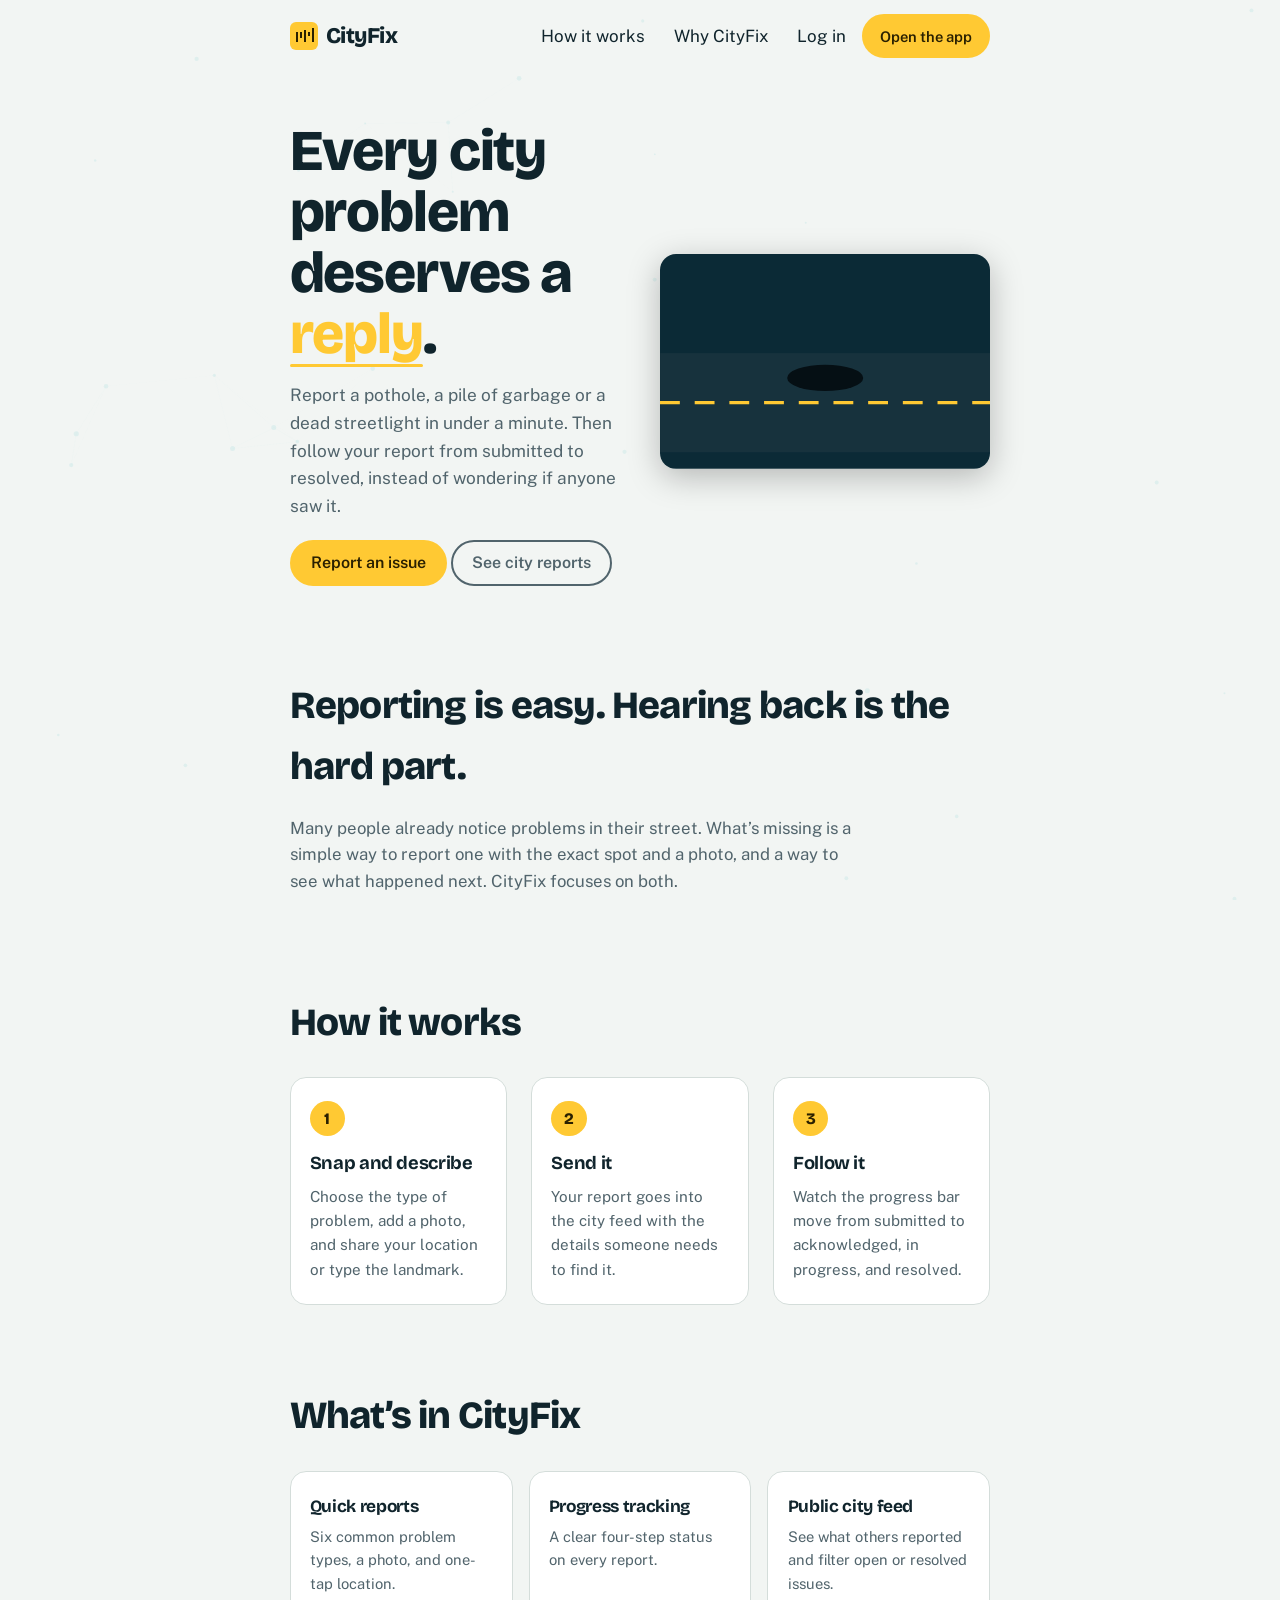
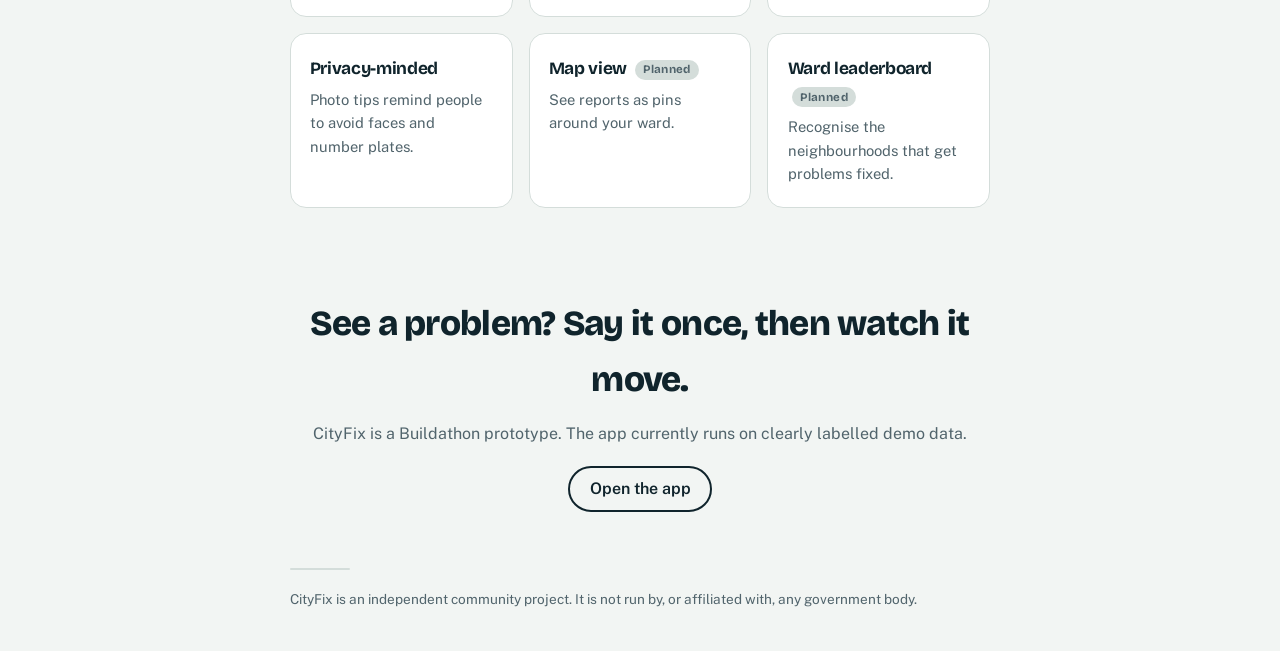
<file: landing.html>
<!doctype html>
<html lang="en">
<head>
<meta charset="utf-8">
<meta name="viewport" content="width=device-width, initial-scale=1, viewport-fit=cover">
<title>CityFix: report city problems and follow them until they’re fixed</title>
<meta name="description" content="CityFix lets citizens report potholes, garbage, broken lights and leaks, then track each report from submitted to resolved.">
<link rel="icon" href="logo.svg">
<link rel="preconnect" href="https://fonts.googleapis.com">
<link rel="stylesheet" href="https://fonts.googleapis.com/css2?family=Bricolage+Grotesque:wght@600;800&family=Public+Sans:wght@400;600&display=swap">
<link rel="stylesheet" href="styles.css">
<link rel="stylesheet" href="landing.css">
<link rel="stylesheet" href="animations.css">
</head>

<body>
<a class="skip" href="#main">Skip to content</a>
<div class="wrap">
<header class="top">
  <a class="brand" href="landing.html"><img src="logo.svg" alt="" width="28" height="28">CityFix</a>
  <nav aria-label="Main"><a href="#how">How it works</a><a href="#why">Why CityFix</a><a href="auth.html">Log in</a><a class="btn btn-primary nav-cta" href="index.html#report">Open the app</a></nav>
</header>
<main id="main" tabindex="-1">
  <section class="lhero">
    <div>
      <h1>Every city problem deserves a <em>reply</em>.</h1>
      <p>Report a pothole, a pile of garbage or a dead streetlight in under a minute. Then follow your report from submitted to resolved, instead of wondering if anyone saw it.</p>
      <p style="margin-top:1.2rem"><a class="btn btn-primary" href="index.html#report">Report an issue</a> <a class="btn" href="index.html#feed">See city reports</a></p>
    </div>
    <svg class="road" viewBox="0 0 400 260" role="img" aria-label="Animation: a pothole on a road is reported, then patched and marked fixed">
      <rect width="400" height="260" fill="#0b2a36"/>
      <rect y="120" width="400" height="120" fill="#17323d"/>
      <path d="M0 180h400" stroke="#ffc933" stroke-width="4" stroke-dasharray="24 18"/>
      <ellipse class="pothole" cx="200" cy="150" rx="46" ry="16" fill="#050f14"/>
      <ellipse class="patch" cx="200" cy="150" rx="46" ry="16" fill="#26444f" stroke="#ffc933" stroke-width="3"/>
      <g class="tag-r"><rect x="132" y="70" width="136" height="30" rx="15" fill="#ffc933"/><text x="200" y="90" text-anchor="middle" fill="#2a2000">Reported by a citizen</text></g>
      <g class="tag-f"><rect x="150" y="70" width="100" height="30" rx="15" fill="#5cc6cb"/><text x="200" y="90" text-anchor="middle" fill="#06282a">Fixed</text></g>
    </svg>
  </section>

  <section class="blk" id="why">
    <h2>Reporting is easy. Hearing back is the hard part.</h2>
    <p>Many people already notice problems in their street. What’s missing is a simple way to report one with the exact spot and a photo, and a way to see what happened next. CityFix focuses on both.</p>
  </section>

  <section class="blk" id="how">
    <h2>How it works</h2>
    <ol class="steps3">
      <li><h3>Snap and describe</h3><p>Choose the type of problem, add a photo, and share your location or type the landmark.</p></li>
      <li><h3>Send it</h3><p>Your report goes into the city feed with the details someone needs to find it.</p></li>
      <li><h3>Follow it</h3><p>Watch the progress bar move from submitted to acknowledged, in progress, and resolved.</p></li>
    </ol>
  </section>

  <section class="blk">
    <h2>What’s in CityFix</h2>
    <div class="feat">
      <div><h3>Quick reports</h3><p>Six common problem types, a photo, and one-tap location.</p></div>
      <div><h3>Progress tracking</h3><p>A clear four-step status on every report.</p></div>
      <div><h3>Public city feed</h3><p>See what others reported and filter open or resolved issues.</p></div>
      <div><h3>Privacy-minded</h3><p>Photo tips remind people to avoid faces and number plates.</p></div>
      <div><h3>Map view <span class="soon">Planned</span></h3><p>See reports as pins around your ward.</p></div>
      <div><h3>Ward leaderboard <span class="soon">Planned</span></h3><p>Recognise the neighbourhoods that get problems fixed.</p></div>
    </div>
  </section>

  <section class="final">
    <h2>See a problem? Say it once, then watch it move.</h2>
    <p>CityFix is a Buildathon prototype. The app currently runs on clearly labelled demo data.</p>
    <a class="btn" href="index.html#report">Open the app</a>
  </section>
</main>
<footer>CityFix is an independent community project. It is not run by, or affiliated with, any government body.</footer>
</div>
<script src="landing.js"></script>
</body>
</html>
</file>
<file: styles.css>
:root{--bg:#f2f5f3;--panel:#fff;--ink:#10242c;--muted:#51646c;--line:#d4ddda;--signal:#ffc933;--signal-ink:#2a2000;--teal:#0e6b6f;--err:#a1221d;--focus:#0b57d0;color-scheme:light;
box-sizing:border-box;padding-top:env(safe-area-inset-top,0px);padding-bottom:env(safe-area-inset-bottom,0px)}
@media (prefers-color-scheme:dark){:root:not([data-theme="light"]){--bg:#0b181e;--panel:#13252d;--ink:#eaf2f3;--muted:#a7b9c0;--line:#2a414b;--teal:#5cc6cb;--err:#ff918a;--focus:#8ab4ff;color-scheme:dark}}
:root[data-theme="dark"]{--bg:#0b181e;--panel:#13252d;--ink:#eaf2f3;--muted:#a7b9c0;--line:#2a414b;--teal:#5cc6cb;--err:#ff918a;--focus:#8ab4ff;color-scheme:dark}
html{scroll-padding-top:1rem}
*{box-sizing:border-box}
body{margin:0;background:var(--bg);color:var(--ink);font:17px/1.6 "Public Sans",system-ui,-apple-system,"Segoe UI",sans-serif}
h1,h2,h3,.brand{font-family:"Bricolage Grotesque","Segoe UI",system-ui,sans-serif;letter-spacing:-.02em}
.wrap{max-width:46rem;margin:0 auto;padding:0 1.1rem}
.skip{position:absolute;left:-999px;background:var(--signal);color:var(--signal-ink);padding:.6rem 1rem;z-index:20}.skip:focus{left:0}
header.top{display:flex;align-items:center;justify-content:space-between;gap:.8rem;flex-wrap:wrap;padding-top:.9rem;padding-bottom:.9rem}
.brand{font-weight:800;font-size:1.4rem;color:var(--ink);text-decoration:none;display:flex;align-items:center;gap:.5rem}
.brand i{width:1.5rem;height:1.5rem;border-radius:.4rem;background:var(--signal);display:inline-block;position:relative}
.brand i::after{content:"";position:absolute;left:50%;top:15%;bottom:15%;width:3px;transform:translateX(-50%);background:repeating-linear-gradient(var(--signal-ink) 0 4px,transparent 4px 8px)}
nav{display:flex;gap:.2rem;flex-wrap:wrap}
nav a{color:var(--ink);text-decoration:none;padding:.45rem .8rem;min-height:44px;display:inline-flex;align-items:center;border-radius:99px;transition:background .2s}
nav a:hover{background:var(--line)}
nav a[aria-current=page]{background:var(--signal);color:var(--signal-ink);font-weight:600}
a:focus-visible,button:focus-visible,input:focus-visible,select:focus-visible,textarea:focus-visible{outline:3px solid var(--focus);outline-offset:2px}
.banner{margin:0 0 1rem;padding:.55rem .9rem;background:var(--panel);border-left:4px solid var(--teal);border-radius:.3rem;font-size:.9rem;color:var(--muted)}

/* hero */
.hero{position:relative;overflow:hidden;border-radius:1.2rem;background:linear-gradient(180deg,#0b2a36 0%,#134555 70%,#1c5e6a 100%);color:#fff;padding:2.2rem 1.4rem 11rem;margin-bottom:1.5rem}
.hero h1{font-size:clamp(2.2rem,8vw,3.5rem);line-height:1.04;margin:0 0 .9rem;font-weight:800;position:relative;z-index:2}
.hero h1 span{display:block;opacity:0;transform:translateY(24px);animation:rise .7s cubic-bezier(.2,.8,.2,1) forwards}
.hero h1 span:nth-child(2){animation-delay:.18s}.hero h1 span:nth-child(3){animation-delay:.36s;color:var(--signal)}
.hero p{max-width:30rem;color:#d3e6ea;position:relative;z-index:2;opacity:0;animation:rise .7s .55s forwards}
.hero .cta{position:relative;z-index:2;display:flex;gap:.6rem;flex-wrap:wrap;margin-top:1.2rem;opacity:0;animation:rise .7s .7s forwards}
@keyframes rise{to{opacity:1;transform:none}}
.sky{position:absolute;inset:auto 0 0 0;width:100%;height:11rem;z-index:1}
.win{fill:#ffd978;opacity:.15;animation:tw 4s ease-in-out infinite}
.win:nth-of-type(3n){animation-delay:.9s}.win:nth-of-type(3n+1){animation-delay:2.1s}.win:nth-of-type(5n){animation-duration:6s}
@keyframes tw{0%,100%{opacity:.12}50%{opacity:.95}}
.lamp-glow{fill:#ffd978;opacity:0;animation:lamp 1.4s 1.2s steps(1,end) forwards,pulse 3.2s 3s ease-in-out infinite}
@keyframes lamp{0%{opacity:0}20%{opacity:.5}30%{opacity:0}45%{opacity:.6}55%{opacity:.1}100%{opacity:.55}}
@keyframes pulse{0%,100%{opacity:.5}50%{opacity:.75}}
.cloud{fill:#fff;opacity:.08;animation:drift 38s linear infinite}
@keyframes drift{from{transform:translateX(-120px)}to{transform:translateX(900px)}}
.car{animation:drive 14s linear infinite}
@keyframes drive{from{transform:translateX(-80px)}to{transform:translateX(780px)}}

/* buttons / forms */
.btn{display:inline-flex;align-items:center;justify-content:center;gap:.5rem;min-height:46px;padding:.5rem 1.2rem;border:2px solid currentColor;border-radius:99px;background:transparent;color:inherit;font:600 1rem "Public Sans",system-ui,sans-serif;cursor:pointer;text-decoration:none;transition:transform .15s,background .2s,box-shadow .2s}
.btn:hover{transform:translateY(-2px)}.btn:active{transform:translateY(0) scale(.98)}
.btn-primary{background:var(--signal);border-color:var(--signal);color:var(--signal-ink)}
.btn-primary:hover{box-shadow:0 6px 18px rgba(255,201,51,.35)}
.btn:disabled{opacity:.65;cursor:progress;transform:none}
.page h2{font-size:1.8rem;margin:.2rem 0 .3rem}
.lede{color:var(--muted);margin:0 0 1rem}
form{display:grid;gap:.35rem}
label{font-weight:600;margin-top:.8rem}
.opt,.hint{font-weight:400;color:var(--muted);font-size:.9rem}
input,select,textarea{width:100%;min-height:46px;padding:.6rem .8rem;border:2px solid var(--line);border-radius:.7rem;background:var(--panel);color:var(--ink);font:inherit;transition:border-color .2s,box-shadow .2s}
input:hover,select:hover,textarea:hover{border-color:var(--muted)}
input:focus,select:focus,textarea:focus{border-color:var(--teal)}
[aria-invalid=true]{border-color:var(--err)!important;animation:shake .35s}
@keyframes shake{25%{transform:translateX(-5px)}75%{transform:translateX(5px)}}
.err{color:var(--err);font-weight:600;margin:0}
.preview{max-width:100%;max-height:200px;border-radius:.7rem;margin-top:.4rem;animation:pop .3s}
@keyframes pop{from{opacity:0;transform:scale(.96)}}
form .btn-primary{margin-top:1.2rem;justify-self:start}
.spin{width:1.1rem;height:1.1rem;border:3px solid rgba(0,0,0,.2);border-top-color:var(--signal-ink);border-radius:50%;animation:rot .7s linear infinite}
@keyframes rot{to{transform:rotate(360deg)}}

/* success */
.success{text-align:center;padding:2rem 1rem;background:var(--panel);border-radius:1.2rem;border:1px solid var(--line)}
.check{width:5rem;height:5rem}
.check circle{fill:none;stroke:var(--signal);stroke-width:5;stroke-dasharray:176;stroke-dashoffset:176;animation:draw .6s forwards}
.check path{fill:none;stroke:var(--teal);stroke-width:6;stroke-linecap:round;stroke-linejoin:round;stroke-dasharray:50;stroke-dashoffset:50;animation:draw .4s .5s forwards}
@keyframes draw{to{stroke-dashoffset:0}}

/* list */
.chips{display:flex;gap:.4rem;flex-wrap:wrap;margin:.6rem 0 1rem}
.chip{min-height:40px;padding:.3rem .9rem;border-radius:99px;border:2px solid var(--line);background:var(--panel);color:var(--ink);font:600 .92rem "Public Sans",system-ui,sans-serif;cursor:pointer;transition:background .2s,border-color .2s}
.chip[aria-pressed=true]{background:var(--ink);color:var(--bg);border-color:var(--ink)}
ul.list{list-style:none;margin:0;padding:0;display:grid;gap:.9rem}
.card{background:var(--panel);border:1px solid var(--line);border-radius:1rem;padding:1rem 1.1rem;animation:in .5s cubic-bezier(.2,.8,.2,1) backwards;animation-delay:calc(var(--i)*70ms);transition:transform .2s,box-shadow .2s}
.card:hover{transform:translateY(-3px);box-shadow:0 10px 24px rgba(0,0,0,.12)}
@keyframes in{from{opacity:0;transform:translateY(16px)}}
.card h3{margin:0;font-size:1.1rem}.card p{margin:.3rem 0}
.head{display:flex;justify-content:space-between;gap:.7rem;align-items:flex-start}
.meta{color:var(--muted);font-size:.9rem}
.badge{white-space:nowrap;font-size:.8rem;font-weight:700;padding:.1rem .6rem;border-radius:99px;border:2px solid var(--muted);color:var(--ink)}
.badge.in_progress{background:var(--signal);border-color:var(--signal);color:var(--signal-ink)}
.badge.resolved{background:var(--teal);border-color:var(--teal);color:#fff}
@media (prefers-color-scheme:dark){:root:not([data-theme="light"]) .badge.resolved{color:#06282a}}
.steps{list-style:none;display:grid;grid-template-columns:repeat(4,1fr);gap:.3rem;padding:0;margin:.8rem 0 0;font-size:.74rem;color:var(--muted)}
.steps li{padding-top:.3rem;position:relative}
.steps li::before{content:"";position:absolute;left:0;right:0;top:0;height:5px;border-radius:3px;background:var(--line)}
.steps li::after{content:"";position:absolute;left:0;top:0;height:5px;border-radius:3px;background:var(--teal);width:0;transition:width .6s ease;transition-delay:calc(var(--k)*160ms + 250ms)}
.steps li.on::after{width:100%}.steps li.on{color:var(--ink);font-weight:600}
.demo{font-size:.78rem;color:var(--muted)}
.state{padding:1.4rem;background:var(--panel);border:1px dashed var(--line);border-radius:1rem;text-align:center}
.state.bad{border:2px solid var(--err);border-style:solid}
.skel{height:7rem;border-radius:1rem;background:linear-gradient(90deg,var(--line) 25%,var(--panel) 50%,var(--line) 75%);background-size:200% 100%;animation:sh 1.2s linear infinite;margin-bottom:.9rem}
@keyframes sh{to{background-position:-200% 0}}
footer{padding-top:1.5rem;padding-bottom:2.5rem;color:var(--muted);font-size:.85rem}
@media (prefers-reduced-motion:reduce){*,*::before,*::after{animation-duration:.001ms!important;animation-iteration-count:1!important;animation-delay:0s!important;transition:none!important}.hero h1 span,.hero p,.hero .cta{opacity:1;transform:none}.win{opacity:.6}.lamp-glow{opacity:.55}}
.authslot{display:flex;align-items:center;gap:.5rem}
.authslot .who{font-weight:600;font-size:.95rem}
.authslot .lo{min-height:40px;padding:.2rem .9rem;font-size:.92rem}
</file>
<file: landing.css>
/* ===== LANDING PAGE – CityFix ===== */

/* ---------- Hero Section ---------- */
.lhero {
  display: grid;
  gap: 2rem;
  align-items: center;
  padding: 3rem 0 2rem;
}
@media (min-width: 780px) {
  .lhero { grid-template-columns: 1fr 1fr; gap: 2.5rem; }
}

.lhero h1 {
  font-size: clamp(2.4rem, 7vw, 3.6rem);
  line-height: 1.06;
  margin: 0 0 .9rem;
  font-weight: 800;
  opacity: 0;
  transform: translateY(28px);
  animation: landRise .8s cubic-bezier(.22, .8, .22, 1) forwards;
}
.lhero h1 em {
  font-style: normal;
  color: var(--signal);
  position: relative;
}
.lhero h1 em::after {
  content: "";
  position: absolute;
  left: 0;
  bottom: .04em;
  width: 100%;
  height: 3px;
  background: var(--signal);
  border-radius: 2px;
  transform: scaleX(0);
  transform-origin: left;
  animation: underline-in .6s .9s cubic-bezier(.22, .8, .22, 1) forwards;
}
@keyframes underline-in { to { transform: scaleX(1); } }

.lhero > div > p {
  color: var(--muted);
  max-width: 30rem;
  font-size: 1.08rem;
  opacity: 0;
  transform: translateY(20px);
  animation: landRise .7s .25s cubic-bezier(.22, .8, .22, 1) forwards;
}
.lhero > div > p:last-of-type {
  animation-delay: .4s;
}
@keyframes landRise { to { opacity: 1; transform: none; } }

/* Road SVG Animation */
.road {
  width: 100%;
  max-width: 400px;
  justify-self: center;
  border-radius: 1rem;
  overflow: hidden;
  opacity: 0;
  transform: scale(.96);
  animation: landRise .7s .5s cubic-bezier(.22, .8, .22, 1) forwards;
  box-shadow: 0 8px 32px rgba(0, 0, 0, .25);
}

/* Pothole animation sequence */
.road .pothole { opacity: 1; animation: potholePulse 8s ease-in-out infinite; }
.road .patch   { opacity: 0; animation: patchIn 8s 0s ease-in-out infinite; }
.road .tag-r   { opacity: 0; animation: tagReport 8s 0s ease-in-out infinite; }
.road .tag-f   { opacity: 0; animation: tagFixed  8s 0s ease-in-out infinite; }

@keyframes potholePulse {
  0%, 20%   { opacity: 1; }
  50%, 70%  { opacity: .3; }
  80%, 100% { opacity: 1; }
}
@keyframes patchIn {
  0%, 30%   { opacity: 0; transform: scale(.8); }
  45%, 70%  { opacity: 1; transform: scale(1); }
  85%, 100% { opacity: 0; transform: scale(.8); }
}
@keyframes tagReport {
  0%, 5%    { opacity: 0; transform: translateY(8px); }
  12%, 32%  { opacity: 1; transform: translateY(0); }
  38%, 100% { opacity: 0; transform: translateY(-6px); }
}
@keyframes tagFixed {
  0%, 42%   { opacity: 0; transform: translateY(8px); }
  50%, 72%  { opacity: 1; transform: translateY(0); }
  80%, 100% { opacity: 0; transform: translateY(-6px); }
}

/* ---------- Scroll Reveal ---------- */
.blk, .final {
  opacity: 0;
  transform: translateY(32px);
  transition: opacity .7s cubic-bezier(.22, .8, .22, 1),
              transform .7s cubic-bezier(.22, .8, .22, 1);
}
.blk.visible, .final.visible {
  opacity: 1;
  transform: none;
}

/* ---------- Sections ---------- */
.blk {
  padding: 2.5rem 0;
}
.blk h2 {
  font-size: clamp(1.8rem, 5vw, 2.4rem);
  margin: 0 0 .8rem;
  font-weight: 800;
}
.blk p {
  color: var(--muted);
  max-width: 36rem;
  font-size: 1.05rem;
}

/* How it works – steps */
.steps3 {
  list-style: none;
  padding: 0;
  margin: 1.5rem 0 0;
  display: grid;
  gap: 1.2rem;
  counter-reset: step;
}
@media (min-width: 640px) {
  .steps3 { grid-template-columns: repeat(3, 1fr); gap: 1.5rem; }
}
.steps3 li {
  counter-increment: step;
  background: var(--panel);
  border: 1px solid var(--line);
  border-radius: 1rem;
  padding: 1.4rem 1.2rem;
  position: relative;
  transition: transform .3s cubic-bezier(.22, .8, .22, 1),
              box-shadow .3s cubic-bezier(.22, .8, .22, 1),
              border-color .3s;
}
.steps3 li:hover {
  transform: translateY(-4px);
  box-shadow: 0 12px 32px rgba(0, 0, 0, .12);
  border-color: var(--signal);
}
.steps3 li::before {
  content: counter(step);
  display: flex;
  align-items: center;
  justify-content: center;
  width: 2.2rem;
  height: 2.2rem;
  border-radius: 50%;
  background: var(--signal);
  color: var(--signal-ink);
  font-weight: 800;
  font-size: 1rem;
  margin-bottom: .8rem;
  font-family: "Bricolage Grotesque", system-ui, sans-serif;
}
.steps3 h3 { margin: 0 0 .4rem; font-size: 1.15rem; }
.steps3 p  { margin: 0; color: var(--muted); font-size: .95rem; }

/* Features grid */
.feat {
  display: grid;
  gap: 1rem;
  margin-top: 1.5rem;
}
@media (min-width: 640px) {
  .feat { grid-template-columns: repeat(2, 1fr); }
}
@media (min-width: 900px) {
  .feat { grid-template-columns: repeat(3, 1fr); }
}
.feat > div {
  background: var(--panel);
  border: 1px solid var(--line);
  border-radius: 1rem;
  padding: 1.3rem 1.2rem;
  position: relative;
  overflow: hidden;
  transition: transform .3s cubic-bezier(.22, .8, .22, 1),
              box-shadow .3s cubic-bezier(.22, .8, .22, 1),
              border-color .3s;
}
.feat > div:hover {
  transform: translateY(-4px);
  box-shadow: 0 12px 32px rgba(0, 0, 0, .12);
  border-color: var(--teal);
}
.feat > div::before {
  content: "";
  position: absolute;
  top: 0;
  left: 0;
  right: 0;
  height: 3px;
  background: linear-gradient(90deg, var(--teal), var(--signal));
  transform: scaleX(0);
  transform-origin: left;
  transition: transform .4s cubic-bezier(.22, .8, .22, 1);
}
.feat > div:hover::before { transform: scaleX(1); }

.feat h3 { margin: 0 0 .3rem; font-size: 1.08rem; }
.feat p  { margin: 0; color: var(--muted); font-size: .92rem; }
.soon {
  display: inline-block;
  font-size: .72rem;
  font-weight: 700;
  padding: .05rem .5rem;
  border-radius: 99px;
  background: var(--line);
  color: var(--muted);
  vertical-align: middle;
  margin-left: .3rem;
  letter-spacing: .03em;
}

/* Final CTA */
.final {
  text-align: center;
  padding: 3rem 0 2rem;
}
.final h2 {
  font-size: clamp(1.6rem, 5vw, 2.2rem);
  margin: 0 0 .8rem;
  font-weight: 800;
}
.final p {
  color: var(--muted);
  margin: 0 0 1.2rem;
  font-size: 1rem;
}

/* ---------- Floating Particles / Network Nodes ---------- */
.particles-canvas {
  position: fixed;
  top: 0;
  left: 0;
  width: 100%;
  height: 100%;
  pointer-events: none;
  z-index: 0;
  opacity: .35;
}
.wrap { position: relative; z-index: 1; }

/* Landing nav CTA */
.nav-cta {
  font-size: .92rem !important;
  padding: .35rem 1rem !important;
  min-height: 40px !important;
}

/* ---------- Reduced Motion ---------- */
@media (prefers-reduced-motion: reduce) {
  .lhero h1,
  .lhero > div > p,
  .road,
  .blk,
  .final {
    opacity: 1;
    transform: none;
    animation: none;
    transition: none;
  }
  .lhero h1 em::after { transform: scaleX(1); animation: none; }
  .road .pothole { animation: none; opacity: 1; }
  .road .patch   { animation: none; opacity: 0; }
  .road .tag-r   { animation: none; opacity: 1; }
  .road .tag-f   { animation: none; opacity: 0; }
  .particles-canvas { display: none; }
}
</file>
<file: animations.css>
/* ===== ANIMATIONS.CSS – Shared premium animation utilities for CityFix ===== */

/* ---------- CSS Custom Properties for Animations ---------- */
:root {
  --ease-out-expo: cubic-bezier(.16, 1, .3, 1);
  --ease-out-quart: cubic-bezier(.25, 1, .5, 1);
  --ease-spring: cubic-bezier(.22, .8, .22, 1);
  --ease-bounce: cubic-bezier(.34, 1.56, .64, 1);
  --duration-fast: .2s;
  --duration-normal: .35s;
  --duration-slow: .6s;
}

/* ---------- Page Transition ---------- */
#main {
  animation: pageIn .45s var(--ease-spring) both;
}
@keyframes pageIn {
  from {
    opacity: 0;
    transform: translateY(12px);
  }
}

/* ---------- Enhanced Button Interactions ---------- */
.btn {
  position: relative;
  overflow: hidden;
  transition: transform .2s var(--ease-spring),
              background .25s ease,
              box-shadow .25s ease,
              border-color .25s ease;
}
.btn::after {
  content: "";
  position: absolute;
  inset: 0;
  background: radial-gradient(circle at var(--ripple-x, 50%) var(--ripple-y, 50%),
              rgba(255, 255, 255, .3) 0%,
              transparent 60%);
  opacity: 0;
  transform: scale(0);
  transition: opacity .4s, transform .5s var(--ease-out-expo);
  pointer-events: none;
}
.btn:active::after {
  opacity: 1;
  transform: scale(2.5);
  transition: none;
}
.btn-primary {
  box-shadow: 0 2px 8px rgba(255, 201, 51, 0);
  transition: transform .2s var(--ease-spring),
              background .25s ease,
              box-shadow .3s ease,
              border-color .25s ease;
}
.btn-primary:hover {
  box-shadow: 0 6px 24px rgba(255, 201, 51, .3);
}
.btn-primary:active {
  transform: translateY(0) scale(.97);
}

/* ---------- Navigation Hover Indicator ---------- */
nav a {
  position: relative;
  transition: background .25s var(--ease-spring),
              color .25s ease;
}
nav a::after {
  content: "";
  position: absolute;
  bottom: 6px;
  left: 50%;
  width: 0;
  height: 2px;
  background: var(--signal);
  border-radius: 1px;
  transition: width .3s var(--ease-spring),
              left .3s var(--ease-spring);
}
nav a:hover::after {
  width: 60%;
  left: 20%;
}
nav a[aria-current=page]::after {
  display: none;
}

/* ---------- Card Enhancements ---------- */
.card {
  position: relative;
  transition: transform .3s var(--ease-spring),
              box-shadow .3s var(--ease-spring),
              border-color .3s ease;
}
.card::before {
  content: "";
  position: absolute;
  top: 0;
  left: 0;
  right: 0;
  height: 3px;
  border-radius: 1rem 1rem 0 0;
  background: linear-gradient(90deg, var(--teal), var(--signal));
  opacity: 0;
  transition: opacity .3s ease;
}
.card:hover {
  transform: translateY(-4px);
  box-shadow: 0 12px 32px rgba(0, 0, 0, .15);
  border-color: var(--teal);
}
.card:hover::before {
  opacity: 1;
}

/* ---------- Status Badge Pulse ---------- */
.badge.in_progress {
  position: relative;
}
.badge.in_progress::before {
  content: "";
  position: absolute;
  top: 50%;
  left: .4rem;
  width: 6px;
  height: 6px;
  border-radius: 50%;
  background: var(--signal-ink);
  transform: translateY(-50%);
  animation: statusPulse 2s ease-in-out infinite;
}
.badge.in_progress {
  padding-left: 1.2rem;
}
@keyframes statusPulse {
  0%, 100% { opacity: 1; transform: translateY(-50%) scale(1); }
  50% { opacity: .4; transform: translateY(-50%) scale(.7); }
}

.badge.submitted {
  position: relative;
}

/* ---------- Progress Timeline Animation ---------- */
.steps li::after {
  transition: width .7s var(--ease-out-expo);
  transition-delay: calc(var(--k) * 180ms + 300ms);
}

/* ---------- Enhanced Form Inputs ---------- */
input, select, textarea {
  transition: border-color .25s ease,
              box-shadow .25s ease,
              transform .15s var(--ease-spring);
}
input:focus, select:focus, textarea:focus {
  border-color: var(--teal);
  box-shadow: 0 0 0 3px rgba(92, 198, 203, .15);
}
input:focus, textarea:focus {
  transform: translateY(-1px);
}

/* ---------- Validation Error Animation ---------- */
.err {
  transition: opacity .3s ease, transform .3s var(--ease-spring);
}
.err[hidden] {
  opacity: 0;
  transform: translateY(-6px);
  pointer-events: none;
}
.err:not([hidden]) {
  animation: errorSlide .35s var(--ease-spring) both;
}
@keyframes errorSlide {
  from {
    opacity: 0;
    transform: translateY(-8px);
  }
  to {
    opacity: 1;
    transform: none;
  }
}

/* ---------- Drag & Drop Upload Zone ---------- */
.upload-zone {
  position: relative;
  border: 2px dashed var(--line);
  border-radius: .9rem;
  padding: 1.6rem 1rem;
  text-align: center;
  cursor: pointer;
  transition: border-color .3s ease,
              background .3s ease,
              transform .2s var(--ease-spring);
  background: var(--panel);
}
.upload-zone:hover,
.upload-zone.drag-over {
  border-color: var(--teal);
  background: rgba(92, 198, 203, .06);
  transform: scale(1.01);
}
.upload-zone.drag-over {
  border-style: solid;
  box-shadow: 0 0 0 3px rgba(92, 198, 203, .15);
}
.upload-zone-icon {
  display: block;
  margin: 0 auto .6rem;
  width: 2.4rem;
  height: 2.4rem;
  opacity: .5;
  transition: opacity .3s, transform .3s var(--ease-spring);
}
.upload-zone:hover .upload-zone-icon,
.upload-zone.drag-over .upload-zone-icon {
  opacity: .8;
  transform: translateY(-2px);
}
.upload-zone-text {
  color: var(--muted);
  font-size: .92rem;
  margin: 0;
}
.upload-zone-text strong {
  color: var(--teal);
}
.upload-zone input[type="file"] {
  position: absolute;
  inset: 0;
  opacity: 0;
  cursor: pointer;
  min-height: auto;
  border: none;
  padding: 0;
}

/* ---------- Image Preview Animation ---------- */
.preview {
  animation: previewIn .4s var(--ease-spring) both;
}
@keyframes previewIn {
  from {
    opacity: 0;
    transform: scale(.92) translateY(8px);
  }
}

/* ---------- Success Celebration ---------- */
.success {
  animation: successIn .5s var(--ease-spring) both;
}
@keyframes successIn {
  from {
    opacity: 0;
    transform: scale(.95) translateY(16px);
  }
}

/* Confetti particles (created by JS) */
.confetti-piece {
  position: fixed;
  width: 8px;
  height: 8px;
  border-radius: 2px;
  pointer-events: none;
  z-index: 100;
  animation: confettiFall var(--fall-duration, 1.5s) var(--ease-out-quart) forwards;
}
@keyframes confettiFall {
  0% {
    opacity: 1;
    transform: translate(0, 0) rotate(0deg);
  }
  100% {
    opacity: 0;
    transform: translate(var(--drift-x, 20px), var(--drift-y, 300px)) rotate(var(--spin, 400deg));
  }
}

/* ---------- Loading Skeleton Enhancement ---------- */
.skel {
  position: relative;
  overflow: hidden;
  border-radius: 1rem;
}
.skel::after {
  content: "";
  position: absolute;
  inset: 0;
  background: linear-gradient(90deg,
    transparent 0%,
    rgba(255, 255, 255, .05) 50%,
    transparent 100%);
  animation: shimmer 1.6s ease-in-out infinite;
}
@keyframes shimmer {
  0% { transform: translateX(-100%); }
  100% { transform: translateX(100%); }
}

/* ---------- Filter Chip Transition ---------- */
.chip {
  transition: background .25s var(--ease-spring),
              border-color .25s var(--ease-spring),
              color .25s ease,
              transform .15s var(--ease-spring);
}
.chip:hover {
  transform: translateY(-1px);
}
.chip:active {
  transform: translateY(0) scale(.97);
}
.chip[aria-pressed=true] {
  animation: chipSelect .3s var(--ease-bounce) both;
}
@keyframes chipSelect {
  from { transform: scale(.95); }
  to   { transform: scale(1); }
}

/* ---------- List Transition ---------- */
.list {
  animation: listIn .3s var(--ease-spring) both;
}
@keyframes listIn {
  from {
    opacity: 0;
  }
}

/* ---------- Spinner Enhancement ---------- */
.spin {
  border-width: 2.5px;
  border-color: rgba(0, 0, 0, .15);
  border-top-color: var(--signal-ink);
}

/* ---------- Submission Loading Overlay ---------- */
.submit-loading {
  position: relative;
}
.submit-loading::after {
  content: "";
  position: absolute;
  inset: 0;
  background: rgba(var(--bg-rgb, 242, 245, 243), .6);
  backdrop-filter: blur(2px);
  border-radius: 1rem;
  z-index: 5;
  animation: fadeIn .3s ease both;
}
@keyframes fadeIn {
  from { opacity: 0; }
}

/* ---------- Brand Icon Animation ---------- */
.brand {
  transition: transform .2s var(--ease-spring);
}
.brand:hover {
  transform: scale(1.03);
}
.brand i, .brand img {
  transition: transform .3s var(--ease-spring);
}
.brand:hover i, .brand:hover img {
  transform: rotate(-6deg) scale(1.1);
}

/* ---------- Banner Slide In ---------- */
.banner {
  animation: bannerIn .5s .3s var(--ease-spring) both;
}
@keyframes bannerIn {
  from {
    opacity: 0;
    transform: translateY(-8px);
  }
}

/* ---------- Hero Section Enhancements ---------- */
.hero {
  position: relative;
  overflow: hidden;
}
.hero::before {
  content: "";
  position: absolute;
  top: -50%;
  left: -50%;
  width: 200%;
  height: 200%;
  background: radial-gradient(ellipse at 30% 20%,
    rgba(92, 198, 203, .08) 0%,
    transparent 50%),
    radial-gradient(ellipse at 70% 80%,
    rgba(255, 201, 51, .05) 0%,
    transparent 50%);
  pointer-events: none;
  animation: heroGlow 12s ease-in-out infinite;
}
@keyframes heroGlow {
  0%, 100% { transform: translate(0, 0); }
  33% { transform: translate(3%, 2%); }
  66% { transform: translate(-2%, -1%); }
}

/* ---------- Footer Enhancement ---------- */
footer {
  transition: color .2s;
  position: relative;
}
footer::before {
  content: "";
  display: block;
  width: 60px;
  height: 2px;
  background: var(--line);
  margin-bottom: 1.2rem;
  border-radius: 1px;
}

/* ---------- Scroll-triggered animation for dashboard cards ---------- */
.card.reveal {
  opacity: 0;
  transform: translateY(20px);
}
.card.reveal.visible {
  opacity: 1;
  transform: none;
  transition: opacity .5s var(--ease-spring),
              transform .5s var(--ease-spring);
  transition-delay: calc(var(--i) * 70ms);
}

/* ---------- Auth Enhancements (shared with auth page) ---------- */

/* Tab transition improvements */
.tabs button {
  transition: background .3s var(--ease-spring),
              color .3s ease,
              transform .15s var(--ease-spring);
}
.tabs button:hover:not([aria-selected=true]) {
  background: rgba(255, 201, 51, .12);
}
.tabs button:active {
  transform: scale(.97);
}
.tabs button[aria-selected=true] {
  animation: tabPop .3s var(--ease-bounce) both;
}
@keyframes tabPop {
  from { transform: scale(.95); }
  to   { transform: scale(1); }
}

/* Password strength meter animation */
.meter i {
  transition: width .4s var(--ease-spring),
              background .4s ease;
  border-radius: 3px;
}

/* Show/Hide password button */
.show {
  transition: background .2s, transform .15s var(--ease-spring);
}
.show:hover {
  background: var(--signal);
  color: var(--signal-ink);
}
.show:active {
  transform: translateY(-50%) scale(.95);
}

/* Auth success animation */
.signed {
  animation: signedIn .5s var(--ease-spring) both;
}
@keyframes signedIn {
  from {
    opacity: 0;
    transform: scale(.96) translateY(12px);
  }
}

/* Panel entrance */
.panel {
  animation: panelUp .5s var(--ease-spring) both;
}
@keyframes panelUp {
  from {
    opacity: 0;
    transform: translateY(20px);
  }
}

/* ---------- Reduced Motion – disable all custom animations ---------- */
@media (prefers-reduced-motion: reduce) {
  *,
  *::before,
  *::after {
    animation-duration: .001ms !important;
    animation-iteration-count: 1 !important;
    animation-delay: 0s !important;
    transition-duration: .001ms !important;
  }
  .confetti-piece { display: none !important; }
  .particles-canvas { display: none !important; }
  #main { animation: none; }
  .card, .blk, .final, .lhero h1, .lhero > div > p, .road,
  .banner, .success, .signed, .panel {
    opacity: 1;
    transform: none;
  }
}
</file>
